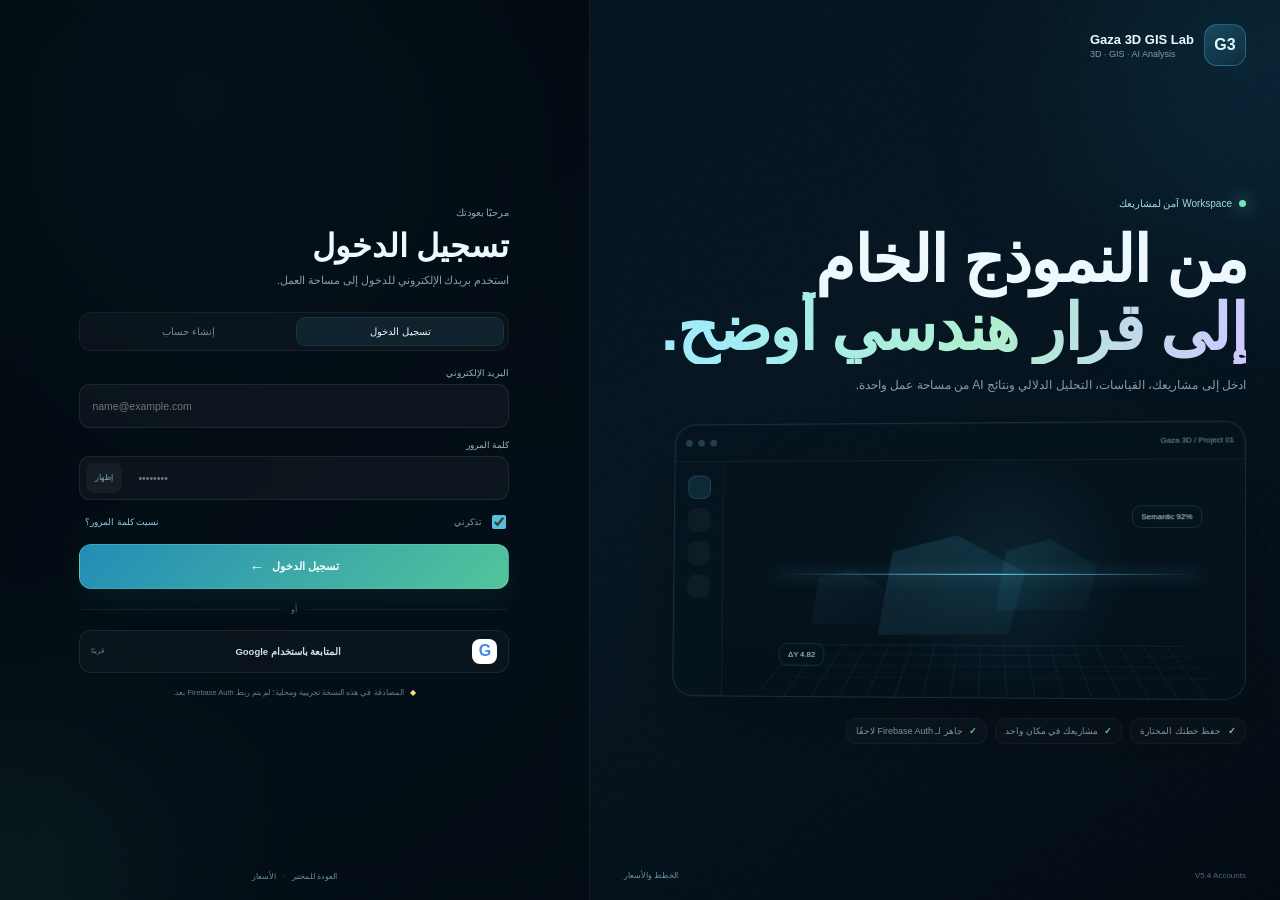
<file: login.html>
<!doctype html>
<html lang="ar" dir="rtl">
<head>
  <meta charset="utf-8">
  <meta name="viewport" content="width=device-width,initial-scale=1,viewport-fit=cover">
  <meta name="theme-color" content="#06111b">
  <title>Gaza 3D GIS Lab — تسجيل الدخول</title>
  <link rel="stylesheet" href="./login.css">
</head>
<body>
  <div class="orb orb-one"></div><div class="orb orb-two"></div><div class="noise"></div>
  <main class="auth-shell">
    <section class="visual-panel">
      <a class="auth-brand" href="./index.html">
        <span class="brand-mark">G3</span>
        <span><strong>Gaza 3D GIS Lab</strong><small>3D · GIS · AI Analysis</small></span>
      </a>

      <div class="visual-content">
        <span class="visual-kicker"><i></i> Workspace آمن لمشاريعك</span>
        <h1>من النموذج الخام<br><em>إلى قرار هندسي أوضح.</em></h1>
        <p>ادخل إلى مشاريعك، القياسات، التحليل الدلالي ونتائج AI من مساحة عمل واحدة.</p>

        <div class="product-frame">
          <div class="frame-top"><span></span><span></span><span></span><b>Gaza 3D / Project 01</b></div>
          <div class="frame-body">
            <div class="mini-sidebar">
              <span class="active"></span><span></span><span></span><span></span>
            </div>
            <div class="mesh-preview">
              <div class="grid-plane"></div>
              <div class="mesh mesh-a"></div><div class="mesh mesh-b"></div><div class="mesh mesh-c"></div>
              <div class="scan-line"></div>
              <div class="float-chip chip-a">Semantic 92%</div>
              <div class="float-chip chip-b">ΔY 4.82</div>
            </div>
          </div>
        </div>

        <div class="benefits">
          <span><b>✓</b> حفظ خطتك المختارة</span>
          <span><b>✓</b> مشاريعك في مكان واحد</span>
          <span><b>✓</b> جاهز لـ Firebase Auth لاحقًا</span>
        </div>
      </div>

      <div class="visual-footer"><span>V5.4 Accounts</span><a href="./pricing.html">الخطط والأسعار</a></div>
    </section>

    <section class="form-panel">
      <div class="mobile-brand"><span class="brand-mark">G3</span><strong>Gaza 3D GIS Lab</strong></div>

      <div id="selected-plan-card" class="selected-plan-card hidden">
        <span>الخطة المختارة</span>
        <strong id="selected-plan-name">Pro+</strong>
        <small id="selected-plan-cycle">فوترة شهرية</small>
      </div>

      <div class="form-wrap" id="auth-form-wrap">
        <div class="form-heading">
          <span id="form-eyebrow">مرحبًا بعودتك</span>
          <h2 id="form-title">تسجيل الدخول</h2>
          <p id="form-subtitle">استخدم بريدك الإلكتروني للدخول إلى مساحة العمل.</p>
        </div>

        <div class="auth-tabs">
          <button class="auth-tab active" data-view="login">تسجيل الدخول</button>
          <button class="auth-tab" data-view="signup">إنشاء حساب</button>
        </div>

        <form id="login-form" class="auth-form">
          <label><span>البريد الإلكتروني</span><input id="login-email" type="email" autocomplete="email" placeholder="name@example.com" required></label>
          <label><span>كلمة المرور</span><div class="password-wrap"><input id="login-password" type="password" autocomplete="current-password" placeholder="••••••••" minlength="6" required><button type="button" class="toggle-pass" data-target="login-password">إظهار</button></div></label>
          <div class="form-meta"><label class="remember"><input id="remember-me" type="checkbox" checked><span>تذكرني</span></label><button type="button" id="forgot-link" class="text-btn">نسيت كلمة المرور؟</button></div>
          <button class="submit-btn" type="submit"><span>تسجيل الدخول</span><b>←</b></button>
        </form>

        <form id="signup-form" class="auth-form hidden">
          <label><span>الاسم</span><input id="signup-name" type="text" autocomplete="name" placeholder="اسم المستخدم" required></label>
          <label><span>البريد الإلكتروني</span><input id="signup-email" type="email" autocomplete="email" placeholder="name@example.com" required></label>
          <label><span>كلمة المرور</span><div class="password-wrap"><input id="signup-password" type="password" autocomplete="new-password" placeholder="6 أحرف على الأقل" minlength="6" required><button type="button" class="toggle-pass" data-target="signup-password">إظهار</button></div></label>
          <label class="terms"><input id="terms" type="checkbox" required><span>أوافق على شروط الاستخدام وسياسة الخصوصية التجريبية.</span></label>
          <button class="submit-btn" type="submit"><span>إنشاء الحساب والمتابعة</span><b>←</b></button>
        </form>

        <div class="divider"><span>أو</span></div>
        <button id="google-preview" class="social-btn" type="button"><span class="google-g">G</span><b>المتابعة باستخدام Google</b><small>قريبًا</small></button>

        <p class="security-note"><span>◆</span> المصادقة في هذه النسخة تجريبية ومحلية؛ لم يتم ربط Firebase Auth بعد.</p>
      </div>

      <div id="account-view" class="account-view hidden">
        <div class="account-avatar" id="account-avatar">U</div>
        <span class="account-kicker">أنت مسجل الدخول</span>
        <h2 id="account-name">الحساب</h2>
        <p id="account-email">—</p>
        <div class="account-grid">
          <div><span>الخطة</span><strong id="account-plan">Free</strong></div>
          <div><span>الحالة</span><strong class="success">نشط</strong></div>
        </div>
        <a class="submit-btn link-btn" href="./index.html"><span>فتح المختبر</span><b>←</b></a>
        <a class="secondary-action" href="./pricing.html">إدارة الخطة</a>
        <button id="logout-btn" class="danger-action" type="button">تسجيل الخروج من النسخة التجريبية</button>
      </div>

      <div class="form-footer"><a href="./index.html">العودة للمختبر</a><span>·</span><a href="./pricing.html">الأسعار</a></div>
    </section>
  </main>

  <div id="forgot-modal" class="modal-backdrop hidden">
    <div class="forgot-modal">
      <button id="forgot-close" class="modal-close">×</button>
      <span class="modal-icon">↺</span>
      <h3>استعادة كلمة المرور</h3>
      <p>واجهة جاهزة للربط مع Firebase Password Reset لاحقًا.</p>
      <label><span>البريد الإلكتروني</span><input id="reset-email" type="email" placeholder="name@example.com"></label>
      <button id="reset-preview" class="submit-btn" type="button"><span>إرسال رابط الاستعادة</span><b>←</b></button>
    </div>
  </div>

  <div id="auth-toast" class="toast hidden"></div>
  <script src="./login.js"></script>
</body>
</html>
</file>
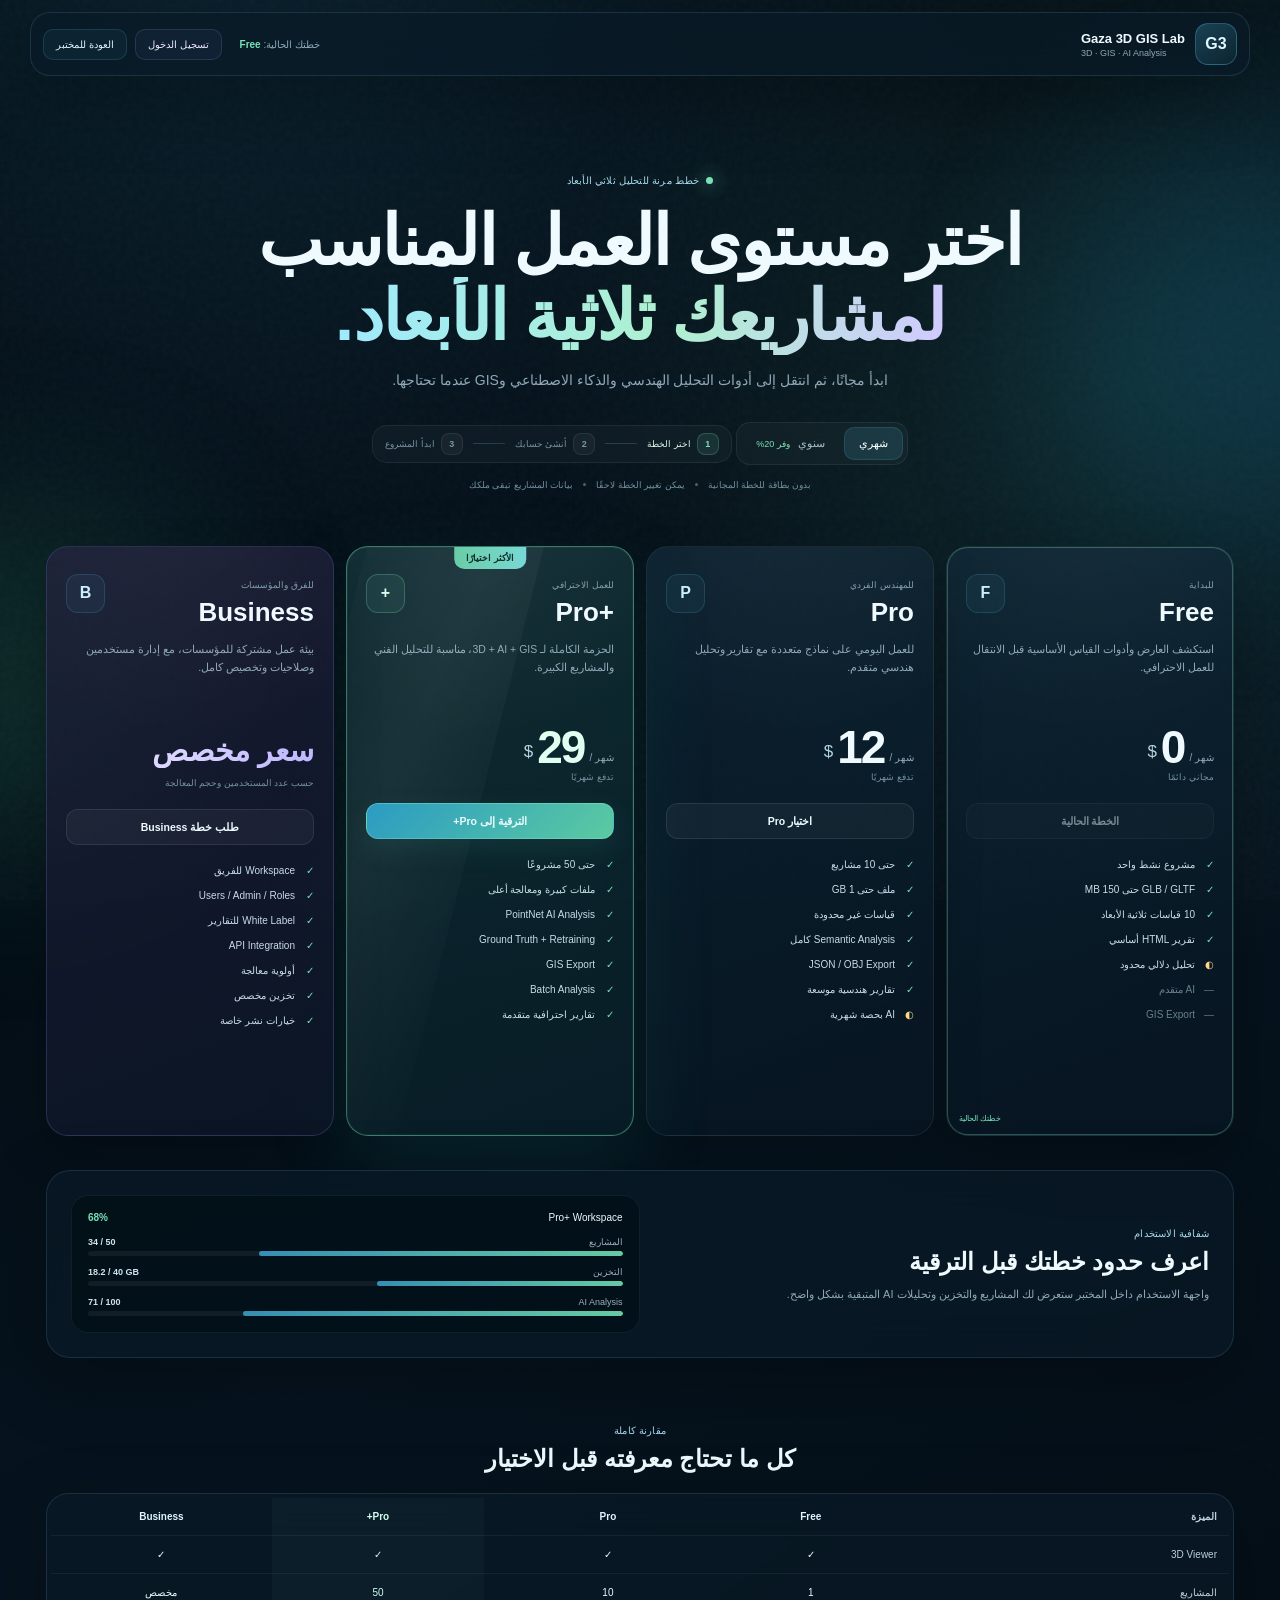
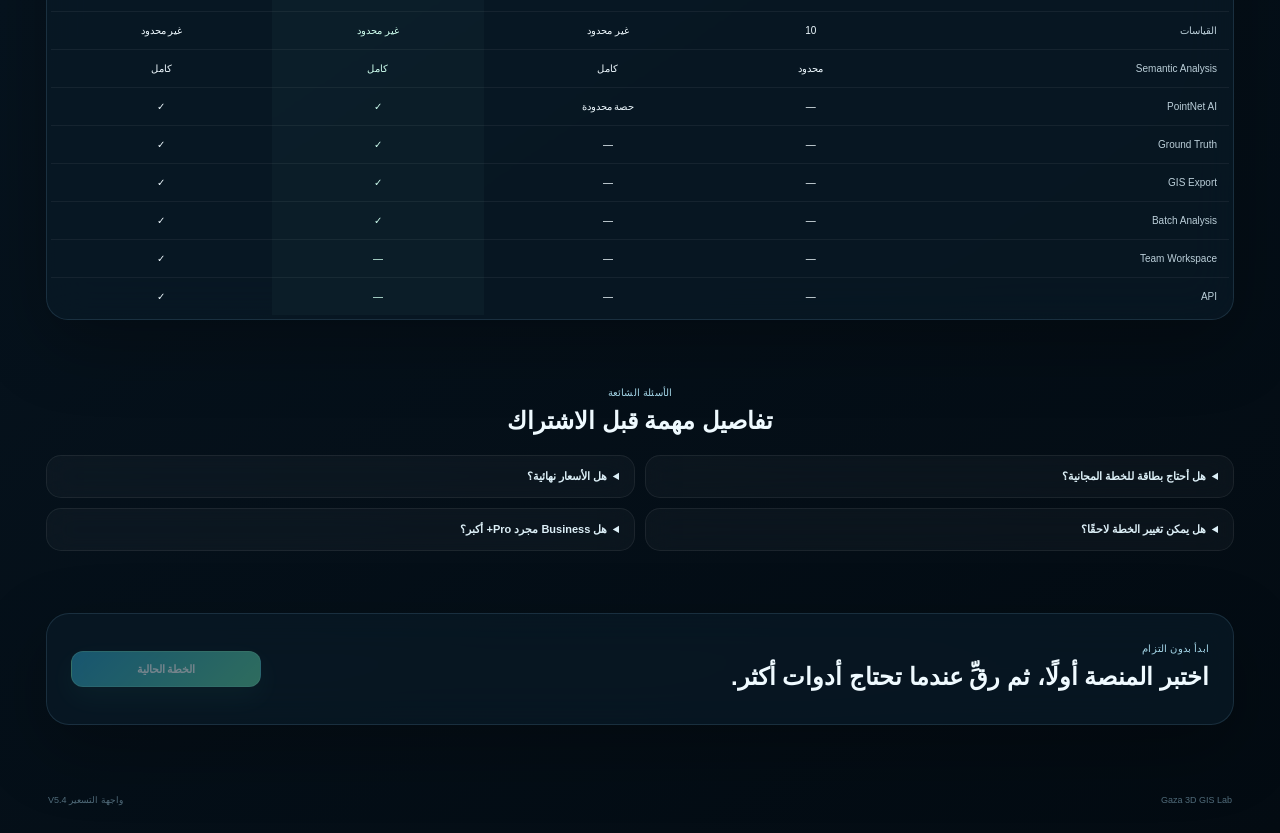
<file: pricing.html>
<!doctype html>
<html lang="ar" dir="rtl">
<head>
  <meta charset="utf-8">
  <meta name="viewport" content="width=device-width,initial-scale=1,viewport-fit=cover">
  <meta name="theme-color" content="#06111b">
  <title>Gaza 3D GIS Lab — الخطط والأسعار</title>
  <link rel="stylesheet" href="./pricing.css">
</head>
<body>
  <div class="ambient ambient-a"></div>
  <div class="ambient ambient-b"></div>
  <div class="noise"></div>

  <header class="pricing-nav glass">
    <a class="brand-link" href="./index.html">
      <span class="brand-mark">G3</span>
      <span class="brand-text">
        <strong>Gaza 3D GIS Lab</strong>
        <small>3D · GIS · AI Analysis</small>
      </span>
    </a>
    <div class="nav-actions">
      <span class="current-plan">خطتك الحالية: <strong id="current-plan-label">Free</strong></span>
      <a id="pricing-auth-link" class="login-link" href="./login.html">تسجيل الدخول</a>
      <a class="back-link" href="./index.html">العودة للمختبر</a>
    </div>
  </header>

  <main>
    <section class="hero">
      <div class="eyebrow"><span></span> خطط مرنة للتحليل ثلاثي الأبعاد</div>
      <h1>اختر مستوى العمل المناسب<br><em>لمشاريعك ثلاثية الأبعاد.</em></h1>
      <p>ابدأ مجانًا، ثم انتقل إلى أدوات التحليل الهندسي والذكاء الاصطناعي وGIS عندما تحتاجها.</p>

      <div class="billing-switch glass-soft" role="group" aria-label="دورة الفوترة">
        <button class="billing-option active" data-cycle="monthly">شهري</button>
        <button class="billing-option" data-cycle="yearly">سنوي <span>وفر 20%</span></button>
      </div>

      <div class="plan-flow glass-soft" aria-label="خطوات البدء">
        <span class="flow-step active"><b>1</b><small>اختر الخطة</small></span>
        <i></i>
        <span class="flow-step"><b>2</b><small>أنشئ حسابك</small></span>
        <i></i>
        <span class="flow-step"><b>3</b><small>ابدأ المشروع</small></span>
      </div>

      <div class="hero-trust">
        <span>بدون بطاقة للخطة المجانية</span>
        <i></i>
        <span>يمكن تغيير الخطة لاحقًا</span>
        <i></i>
        <span>بيانات المشاريع تبقى ملكك</span>
      </div>
    </section>

    <section class="plans" aria-label="خطط الاشتراك">
      <article class="plan-card" data-plan="free">
        <div class="card-top">
          <div>
            <span class="plan-kicker">للبداية</span>
            <h2>Free</h2>
          </div>
          <span class="plan-icon">F</span>
        </div>
        <p class="plan-desc">استكشف العارض وأدوات القياس الأساسية قبل الانتقال للعمل الاحترافي.</p>
        <div class="price-row">
          <span class="currency">$</span><strong class="price" data-monthly="0" data-yearly="0">0</strong>
          <span class="price-suffix">/ شهر</span>
        </div>
        <div class="billing-note">مجاني دائمًا</div>
        <button class="plan-cta secondary" data-action="select" data-plan="free">ابدأ مجانًا</button>
        <ul>
          <li class="yes">مشروع نشط واحد</li>
          <li class="yes">GLB / GLTF حتى 150 MB</li>
          <li class="yes">10 قياسات ثلاثية الأبعاد</li>
          <li class="yes">تقرير HTML أساسي</li>
          <li class="muted">تحليل دلالي محدود</li>
          <li class="no">AI متقدم</li>
          <li class="no">GIS Export</li>
        </ul>
      </article>

      <article class="plan-card" data-plan="pro">
        <div class="card-top">
          <div>
            <span class="plan-kicker">للمهندس الفردي</span>
            <h2>Pro</h2>
          </div>
          <span class="plan-icon">P</span>
        </div>
        <p class="plan-desc">للعمل اليومي على نماذج متعددة مع تقارير وتحليل هندسي متقدم.</p>
        <div class="price-row">
          <span class="currency">$</span><strong class="price" data-monthly="12" data-yearly="10">12</strong>
          <span class="price-suffix">/ شهر</span>
        </div>
        <div class="billing-note" data-monthly-note="تدفع شهريًا" data-yearly-note="$120 سنويًا">تدفع شهريًا</div>
        <button class="plan-cta secondary" data-action="checkout" data-plan="pro">اختيار Pro</button>
        <ul>
          <li class="yes">حتى 10 مشاريع</li>
          <li class="yes">ملف حتى 1 GB</li>
          <li class="yes">قياسات غير محدودة</li>
          <li class="yes">Semantic Analysis كامل</li>
          <li class="yes">JSON / OBJ Export</li>
          <li class="yes">تقارير هندسية موسعة</li>
          <li class="muted">AI بحصة شهرية</li>
        </ul>
      </article>

      <article class="plan-card featured" data-plan="pro_plus">
        <div class="popular-badge">الأكثر اختيارًا</div>
        <div class="shine"></div>
        <div class="card-top">
          <div>
            <span class="plan-kicker">للعمل الاحترافي</span>
            <h2>Pro+</h2>
          </div>
          <span class="plan-icon premium">+</span>
        </div>
        <p class="plan-desc">الحزمة الكاملة لـ 3D + AI + GIS، مناسبة للتحليل الفني والمشاريع الكبيرة.</p>
        <div class="price-row">
          <span class="currency">$</span><strong class="price" data-monthly="29" data-yearly="24">29</strong>
          <span class="price-suffix">/ شهر</span>
        </div>
        <div class="billing-note" data-monthly-note="تدفع شهريًا" data-yearly-note="$288 سنويًا">تدفع شهريًا</div>
        <button class="plan-cta primary" data-action="checkout" data-plan="pro_plus">الترقية إلى Pro+</button>
        <ul>
          <li class="yes">حتى 50 مشروعًا</li>
          <li class="yes">ملفات كبيرة ومعالجة أعلى</li>
          <li class="yes">PointNet AI Analysis</li>
          <li class="yes">Ground Truth + Retraining</li>
          <li class="yes">GIS Export</li>
          <li class="yes">Batch Analysis</li>
          <li class="yes">تقارير احترافية متقدمة</li>
        </ul>
      </article>

      <article class="plan-card business" data-plan="business">
        <div class="card-top">
          <div>
            <span class="plan-kicker">للفرق والمؤسسات</span>
            <h2>Business</h2>
          </div>
          <span class="plan-icon">B</span>
        </div>
        <p class="plan-desc">بيئة عمل مشتركة للمؤسسات، مع إدارة مستخدمين وصلاحيات وتخصيص كامل.</p>
        <div class="business-price">سعر مخصص</div>
        <div class="billing-note">حسب عدد المستخدمين وحجم المعالجة</div>
        <button class="plan-cta secondary" data-action="business" data-plan="business">طلب خطة Business</button>
        <ul>
          <li class="yes">Workspace للفريق</li>
          <li class="yes">Users / Admin / Roles</li>
          <li class="yes">White Label للتقارير</li>
          <li class="yes">API Integration</li>
          <li class="yes">أولوية معالجة</li>
          <li class="yes">تخزين مخصص</li>
          <li class="yes">خيارات نشر خاصة</li>
        </ul>
      </article>
    </section>

    <section class="usage-preview glass">
      <div class="usage-copy">
        <span class="section-kicker">شفافية الاستخدام</span>
        <h2>اعرف حدود خطتك قبل الترقية</h2>
        <p>واجهة الاستخدام داخل المختبر ستعرض لك المشاريع والتخزين وتحليلات AI المتبقية بشكل واضح.</p>
      </div>
      <div class="usage-card">
        <div class="usage-head"><span>Pro+ Workspace</span><strong>68%</strong></div>
        <div class="usage-item"><span>المشاريع</span><b>34 / 50</b><i><u style="width:68%"></u></i></div>
        <div class="usage-item"><span>التخزين</span><b>18.2 / 40 GB</b><i><u style="width:46%"></u></i></div>
        <div class="usage-item"><span>AI Analysis</span><b>71 / 100</b><i><u style="width:71%"></u></i></div>
      </div>
    </section>

    <section class="compare-section">
      <div class="section-heading">
        <span class="section-kicker">مقارنة كاملة</span>
        <h2>كل ما تحتاج معرفته قبل الاختيار</h2>
      </div>
      <div class="compare-wrap glass">
        <table>
          <thead>
            <tr><th>الميزة</th><th>Free</th><th>Pro</th><th class="hot">Pro+</th><th>Business</th></tr>
          </thead>
          <tbody>
            <tr><td>3D Viewer</td><td>✓</td><td>✓</td><td class="hot">✓</td><td>✓</td></tr>
            <tr><td>المشاريع</td><td>1</td><td>10</td><td class="hot">50</td><td>مخصص</td></tr>
            <tr><td>القياسات</td><td>10</td><td>غير محدود</td><td class="hot">غير محدود</td><td>غير محدود</td></tr>
            <tr><td>Semantic Analysis</td><td>محدود</td><td>كامل</td><td class="hot">كامل</td><td>كامل</td></tr>
            <tr><td>PointNet AI</td><td>—</td><td>حصة محدودة</td><td class="hot">✓</td><td>✓</td></tr>
            <tr><td>Ground Truth</td><td>—</td><td>—</td><td class="hot">✓</td><td>✓</td></tr>
            <tr><td>GIS Export</td><td>—</td><td>—</td><td class="hot">✓</td><td>✓</td></tr>
            <tr><td>Batch Analysis</td><td>—</td><td>—</td><td class="hot">✓</td><td>✓</td></tr>
            <tr><td>Team Workspace</td><td>—</td><td>—</td><td class="hot">—</td><td>✓</td></tr>
            <tr><td>API</td><td>—</td><td>—</td><td class="hot">—</td><td>✓</td></tr>
          </tbody>
        </table>
      </div>
    </section>

    <section class="faq-section">
      <div class="section-heading">
        <span class="section-kicker">الأسئلة الشائعة</span>
        <h2>تفاصيل مهمة قبل الاشتراك</h2>
      </div>
      <div class="faq-grid">
        <details class="glass-soft"><summary>هل أحتاج بطاقة للخطة المجانية؟</summary><p>لا. يمكن تفعيل Free مباشرة واستخدام الميزات المتاحة لها.</p></details>
        <details class="glass-soft"><summary>هل الأسعار نهائية؟</summary><p>هذه واجهة التسعير الأولية للمشروع. يمكن تعديل الأسعار والحصص قبل تشغيل الدفع الحقيقي.</p></details>
        <details class="glass-soft"><summary>هل يمكن تغيير الخطة لاحقًا؟</summary><p>نعم. تصميم النظام يسمح بالترقية أو الرجوع للخطة المناسبة دون تغيير المشروع الأساسي.</p></details>
        <details class="glass-soft"><summary>هل Business مجرد Pro+ أكبر؟</summary><p>لا. Business مخصص للفرق ويضيف الصلاحيات وWorkspace وAPI وWhite Label وخيارات النشر المؤسسي.</p></details>
      </div>
    </section>

    <section class="final-cta glass">
      <div>
        <span class="section-kicker">ابدأ بدون التزام</span>
        <h2>اختبر المنصة أولًا، ثم رقِّ عندما تحتاج أدوات أكثر.</h2>
      </div>
      <button class="plan-cta primary compact" data-action="select" data-plan="free">ابدأ بالخطة المجانية</button>
    </section>
  </main>

  <footer>
    <span>Gaza 3D GIS Lab</span>
    <span>واجهة التسعير V5.4</span>
  </footer>

  <div id="checkout-modal" class="modal-backdrop hidden" aria-hidden="true">
    <div class="checkout-modal glass" role="dialog" aria-modal="true" aria-labelledby="checkout-title">
      <button id="modal-close" class="modal-close" aria-label="إغلاق">×</button>
      <div class="checkout-brand"><span>G3</span><div><strong>ترقية الخطة</strong><small>Secure checkout preview</small></div></div>
      <div class="checkout-summary">
        <span>الخطة المختارة</span>
        <h3 id="checkout-title">Pro+</h3>
        <div class="checkout-price"><strong id="checkout-price">$29</strong><span id="checkout-cycle">/ شهر</span></div>
      </div>
      <div class="checkout-lines">
        <div><span>الاشتراك</span><strong id="checkout-plan-line">Pro+</strong></div>
        <div><span>الفوترة</span><strong id="checkout-billing-line">شهري</strong></div>
        <div><span>الإجمالي الآن</span><strong id="checkout-total">$29</strong></div>
      </div>
      <div class="payment-placeholder">
        <span class="lock-dot">◆</span>
        <div><strong>واجهة الدفع جاهزة للربط</strong><small>لم يتم ربط مزود دفع فعلي حتى الآن، لذلك لن يتم تحصيل أي مبلغ.</small></div>
      </div>
      <button id="confirm-preview" class="plan-cta primary">متابعة</button>
      <p id="modal-note" class="modal-note">سنطلب تسجيل الدخول قبل تفعيل الخطة إذا لم يكن لديك حساب.</p>
    </div>
  </div>

  <div id="toast" class="toast hidden"></div>
  <script src="./pricing.js"></script>
</body>
</html>
</file>
<file: login.css>
:root{color-scheme:dark;font-family:Inter,"Segoe UI",Tahoma,Arial,sans-serif;--bg:#030a11;--panel:rgba(8,25,38,.78);--line:rgba(151,214,255,.13);--text:#eef9ff;--muted:#849eae;--cyan:#5cd7ff;--green:#79e3b7;--violet:#a095ff;--danger:#ff918f}
*{box-sizing:border-box}body{margin:0;min-height:100vh;background:radial-gradient(circle at 15% 10%,rgba(30,113,147,.16),transparent 28%),linear-gradient(145deg,#02080e,#06131e 52%,#030a11);color:var(--text);overflow:hidden}
button,input,a{font:inherit}.noise{position:fixed;inset:0;pointer-events:none;opacity:.028;background-image:url("data:image/svg+xml,%3Csvg viewBox='0 0 180 180' xmlns='http://www.w3.org/2000/svg'%3E%3Cfilter id='n'%3E%3CfeTurbulence type='fractalNoise' baseFrequency='.85' numOctaves='3' stitchTiles='stitch'/%3E%3C/filter%3E%3Crect width='100%25' height='100%25' filter='url(%23n)'/%3E%3C/svg%3E")}
.orb{position:fixed;border-radius:50%;filter:blur(90px);opacity:.26;pointer-events:none}.orb-one{width:380px;height:380px;background:#17678b;right:-190px;top:-120px}.orb-two{width:330px;height:330px;background:#277a61;left:-170px;bottom:-150px}
.auth-shell{min-height:100vh;display:grid;grid-template-columns:minmax(0,1.08fr) minmax(420px,.92fr)}
.visual-panel{position:relative;min-width:0;padding:24px 34px 20px;display:flex;flex-direction:column;border-left:1px solid rgba(255,255,255,.055);background:linear-gradient(150deg,rgba(8,31,46,.42),rgba(3,13,21,.15));overflow:hidden}
.auth-brand{display:flex;align-items:center;gap:10px;text-decoration:none;color:var(--text);width:max-content}.brand-mark{width:42px;height:42px;border-radius:13px;display:grid;place-items:center;font-weight:900;color:#dff8ff;background:linear-gradient(145deg,rgba(92,215,255,.22),rgba(92,215,255,.05));border:1px solid rgba(92,215,255,.28)}.auth-brand>span:last-child{display:grid;gap:2px}.auth-brand strong{font-size:13px}.auth-brand small{font-size:9px;color:var(--muted);direction:ltr}
.visual-content{margin:auto 0;max-width:760px}.visual-kicker{display:inline-flex;align-items:center;gap:7px;color:#a6d8ea;font-size:10px}.visual-kicker i{width:7px;height:7px;border-radius:50%;background:var(--green);box-shadow:0 0 18px var(--green)}
.visual-content h1{font-size:clamp(40px,5vw,68px);line-height:1.07;margin:15px 0 12px;letter-spacing:-1.5px}.visual-content h1 em{font-style:normal;background:linear-gradient(95deg,#9feaff,#aef0cf 55%,#cec9ff);-webkit-background-clip:text;background-clip:text;color:transparent}.visual-content>p{max-width:610px;color:var(--muted);font-size:12px;line-height:1.8;margin:0 0 24px}
.product-frame{width:min(660px,95%);height:280px;border-radius:22px;border:1px solid rgba(151,214,255,.14);background:rgba(5,19,29,.72);box-shadow:0 32px 80px rgba(0,0,0,.28),inset 0 0 0 1px rgba(255,255,255,.025);overflow:hidden;transform:perspective(1000px) rotateY(-3deg) rotateX(1deg);transform-origin:right center}
.frame-top{height:38px;border-bottom:1px solid rgba(255,255,255,.055);display:flex;align-items:center;gap:6px;padding:0 11px;direction:ltr}.frame-top>span{width:7px;height:7px;border-radius:50%;background:#24404f}.frame-top>b{margin-left:auto;font-size:8px;color:#7896a7;font-weight:500}
.frame-body{height:calc(100% - 38px);display:grid;grid-template-columns:52px 1fr;direction:ltr}.mini-sidebar{border-right:1px solid rgba(255,255,255,.05);display:flex;flex-direction:column;align-items:center;gap:10px;padding-top:14px}.mini-sidebar span{width:24px;height:24px;border-radius:8px;background:rgba(255,255,255,.035)}.mini-sidebar .active{background:rgba(92,215,255,.11);border:1px solid rgba(92,215,255,.17)}
.mesh-preview{position:relative;overflow:hidden;background:radial-gradient(circle at 55% 48%,rgba(38,119,143,.18),transparent 40%),linear-gradient(#06131d,#04101a)}.grid-plane{position:absolute;left:8%;right:5%;bottom:-40%;height:88%;transform:perspective(500px) rotateX(61deg);background-image:linear-gradient(rgba(92,215,255,.08) 1px,transparent 1px),linear-gradient(90deg,rgba(92,215,255,.08) 1px,transparent 1px);background-size:28px 28px}
.mesh{position:absolute;border:1px solid rgba(116,223,255,.20);background:linear-gradient(145deg,rgba(92,215,255,.15),rgba(92,215,255,.025));clip-path:polygon(12% 85%,20% 20%,55% 7%,92% 36%,83% 84%)}.mesh-a{width:190px;height:130px;left:26%;bottom:18%}.mesh-b{width:130px;height:92px;left:50%;bottom:31%;opacity:.7}.mesh-c{width:100px;height:72px;left:15%;bottom:26%;opacity:.5}.scan-line{position:absolute;left:10%;right:8%;top:48%;height:1px;background:linear-gradient(90deg,transparent,#71e0ff,transparent);box-shadow:0 0 16px #5cd7ff}
.float-chip{position:absolute;padding:6px 9px;border-radius:9px;background:rgba(5,20,29,.75);border:1px solid rgba(92,215,255,.15);font-size:8px;color:#cdebf6;backdrop-filter:blur(8px)}.chip-a{right:8%;top:19%}.chip-b{left:11%;bottom:13%}
.benefits{display:flex;gap:8px;flex-wrap:wrap;margin-top:18px}.benefits span{font-size:9px;color:#91aab8;padding:7px 9px;border-radius:10px;background:rgba(255,255,255,.025);border:1px solid rgba(255,255,255,.045)}.benefits b{color:var(--green);margin-left:4px}
.visual-footer{display:flex;justify-content:space-between;color:#4f6d7c;font-size:8px}.visual-footer a{color:#6e91a3;text-decoration:none}
.form-panel{position:relative;padding:34px clamp(28px,5vw,72px);display:flex;flex-direction:column;justify-content:center;background:rgba(2,10,16,.52);backdrop-filter:blur(18px)}
.mobile-brand{display:none}.form-wrap,.account-view{width:min(430px,100%);margin:auto}.form-heading>span{color:#87a9b9;font-size:10px}.form-heading h2{font-size:32px;margin:7px 0 7px}.form-heading p{color:var(--muted);font-size:10.5px;line-height:1.7;margin:0}
.selected-plan-card{width:min(430px,100%);margin:0 auto 14px;padding:10px 12px;border-radius:13px;background:linear-gradient(135deg,rgba(121,227,183,.07),rgba(92,215,255,.05));border:1px solid rgba(121,227,183,.13);display:grid;grid-template-columns:1fr auto;gap:2px 8px}.selected-plan-card>span{font-size:8px;color:#7594a3}.selected-plan-card strong{grid-row:1/3;grid-column:2;font-size:17px;direction:ltr;color:#dffff0}.selected-plan-card small{font-size:8px;color:#86aa99}
.auth-tabs{display:grid;grid-template-columns:1fr 1fr;gap:4px;margin:22px 0 17px;padding:4px;border-radius:13px;background:rgba(255,255,255,.028);border:1px solid rgba(255,255,255,.055)}.auth-tab{border:0;border-radius:9px;padding:9px;background:transparent;color:#718c9b;cursor:pointer;font-size:10px}.auth-tab.active{background:rgba(92,215,255,.08);box-shadow:inset 0 0 0 1px rgba(92,215,255,.09);color:#e8f8ff}
.auth-form{display:grid;gap:12px}.auth-form>label:not(.terms){display:grid;gap:6px}.auth-form label>span{font-size:9px;color:#9ab2bf}.auth-form input{width:100%;height:44px;border-radius:11px;border:1px solid rgba(255,255,255,.075);outline:0;background:rgba(255,255,255,.035);color:#edfaff;padding:0 12px;direction:ltr;text-align:left;font-size:10.5px;transition:.18s}.auth-form input:focus,.forgot-modal input:focus{border-color:rgba(92,215,255,.35);box-shadow:0 0 0 3px rgba(92,215,255,.055)}.password-wrap{position:relative}.password-wrap input{padding-right:12px;padding-left:58px}.toggle-pass{position:absolute;left:7px;top:7px;height:30px;border:0;border-radius:8px;background:rgba(255,255,255,.045);color:#83a1b0;font-size:8px;cursor:pointer;padding:0 9px}
.form-meta{display:flex;justify-content:space-between;align-items:center}.remember,.terms{display:flex!important;align-items:center;gap:6px}.remember input,.terms input{width:14px;height:14px;accent-color:#57bfdc}.remember span,.terms span{font-size:8.5px!important;color:#809aa8!important}.text-btn{border:0;background:none;color:#91cfe3;font-size:8.5px;cursor:pointer}
.submit-btn{height:45px;border:1px solid rgba(121,227,183,.26);border-radius:12px;background:linear-gradient(135deg,#238cb7,#54c49a);color:#f2fffb;font-weight:800;cursor:pointer;display:flex;justify-content:center;align-items:center;gap:8px;font-size:10.5px;text-decoration:none;box-shadow:0 14px 30px rgba(41,159,135,.10)}.submit-btn:hover{filter:brightness(1.07)}.submit-btn b{font-size:15px}.divider{display:flex;align-items:center;gap:9px;margin:16px 0;color:#577282;font-size:8px}.divider:before,.divider:after{content:"";height:1px;flex:1;background:rgba(255,255,255,.055)}
.social-btn{height:43px;width:100%;border-radius:12px;border:1px solid rgba(255,255,255,.075);background:rgba(255,255,255,.028);color:#cfe2eb;display:grid;grid-template-columns:auto 1fr auto;align-items:center;padding:0 11px;cursor:pointer}.social-btn b{font-size:9.5px;font-weight:600}.social-btn small{font-size:7px;color:#667f8e}.google-g{width:25px;height:25px;border-radius:8px;display:grid;place-items:center;background:#fff;color:#4285f4;font-weight:900;direction:ltr}
.security-note{display:flex;align-items:center;justify-content:center;gap:6px;color:#607c8b;font-size:7.5px;line-height:1.5;margin:14px 0 0}.security-note span{color:#ffd787}.form-footer{position:absolute;bottom:19px;left:0;right:0;display:flex;justify-content:center;gap:7px;font-size:8px;color:#4e6978}.form-footer a{color:#6c8b9b;text-decoration:none}
.hidden{display:none!important}.account-view{text-align:center}.account-avatar{width:68px;height:68px;margin:0 auto 13px;border-radius:20px;display:grid;place-items:center;background:linear-gradient(145deg,rgba(92,215,255,.17),rgba(121,227,183,.10));border:1px solid rgba(92,215,255,.19);font-size:24px;font-weight:900}.account-kicker{font-size:9px;color:var(--green)}.account-view h2{font-size:27px;margin:7px 0 4px}.account-view>p{color:var(--muted);font-size:10px;direction:ltr}.account-grid{display:grid;grid-template-columns:1fr 1fr;gap:8px;margin:20px 0}.account-grid div{padding:12px;border-radius:12px;background:rgba(255,255,255,.03);border:1px solid rgba(255,255,255,.055)}.account-grid span{display:block;color:#728d9c;font-size:8px;margin-bottom:5px}.account-grid strong{font-size:12px;direction:ltr}.account-grid .success{color:var(--green)}.link-btn{margin-top:6px}.secondary-action,.danger-action{width:100%;display:flex;align-items:center;justify-content:center;height:40px;border-radius:11px;margin-top:8px;font-size:9px}.secondary-action{color:#cde6f0;text-decoration:none;background:rgba(92,215,255,.045);border:1px solid rgba(92,215,255,.09)}.danger-action{color:#ffaaa7;background:rgba(255,145,143,.035);border:1px solid rgba(255,145,143,.10);cursor:pointer}
.modal-backdrop{position:fixed;inset:0;z-index:30;display:grid;place-items:center;background:rgba(1,7,12,.78);backdrop-filter:blur(12px);padding:16px}.forgot-modal{position:relative;width:min(390px,100%);padding:22px;border-radius:21px;background:rgba(8,25,38,.94);border:1px solid rgba(151,214,255,.13);box-shadow:0 30px 90px rgba(0,0,0,.42)}.modal-close{position:absolute;left:12px;top:12px;width:31px;height:31px;border-radius:9px;border:1px solid rgba(255,255,255,.07);background:rgba(255,255,255,.03);color:#bfd5df;font-size:18px;cursor:pointer}.modal-icon{width:38px;height:38px;border-radius:12px;display:grid;place-items:center;background:rgba(92,215,255,.07);border:1px solid rgba(92,215,255,.11);color:#aee7f9}.forgot-modal h3{margin:13px 0 5px;font-size:19px}.forgot-modal p{color:var(--muted);font-size:9px;line-height:1.65}.forgot-modal label{display:grid;gap:6px;margin:14px 0}.forgot-modal label span{font-size:8px;color:#8da6b3}.forgot-modal input{height:43px;border-radius:11px;border:1px solid rgba(255,255,255,.075);outline:0;background:rgba(255,255,255,.035);color:#edfaff;padding:0 12px;direction:ltr}
.toast{position:fixed;z-index:40;bottom:22px;left:50%;transform:translateX(-50%);padding:10px 14px;border-radius:12px;background:#0d2634;border:1px solid rgba(92,215,255,.18);box-shadow:0 16px 40px rgba(0,0,0,.35);font-size:9px;color:#dcf5ff}
@media(max-width:900px){body{overflow:auto}.auth-shell{grid-template-columns:1fr;min-height:100vh}.visual-panel{display:none}.form-panel{min-height:100vh;padding:28px 18px 60px}.mobile-brand{display:flex;align-items:center;justify-content:center;gap:9px;margin-bottom:30px}.mobile-brand .brand-mark{width:36px;height:36px}.mobile-brand strong{font-size:12px}.form-wrap,.account-view,.selected-plan-card{width:min(450px,100%)}.form-footer{bottom:18px}}
@media(max-width:480px){.form-panel{padding-inline:14px}.form-heading h2{font-size:27px}.auth-tabs{margin-top:18px}.selected-plan-card{margin-bottom:11px}}
</file>
<file: pricing.css>
:root{
  color-scheme:dark;
  font-family:Inter,"Segoe UI",Tahoma,Arial,sans-serif;
  --bg:#030a11;--bg2:#071521;--panel:rgba(9,26,39,.7);--line:rgba(151,214,255,.13);
  --text:#effaff;--muted:#8ea8b8;--cyan:#5cd7ff;--green:#79e3b7;--violet:#9f93ff;--gold:#ffd787;
}
*{box-sizing:border-box} html{scroll-behavior:smooth}
body{margin:0;min-height:100vh;background:
  radial-gradient(circle at 18% -5%,rgba(42,139,177,.20),transparent 28%),
  radial-gradient(circle at 88% 16%,rgba(77,198,159,.12),transparent 25%),
  linear-gradient(145deg,#02080e,#06131e 48%,#030b12);color:var(--text);overflow-x:hidden}
button,a{font:inherit}.ambient{position:fixed;pointer-events:none;filter:blur(90px);opacity:.28;z-index:-2;border-radius:50%}
.ambient-a{width:400px;height:400px;background:#14688c;top:15%;right:-180px}
.ambient-b{width:360px;height:360px;background:#25795f;bottom:5%;left:-160px}
.noise{position:fixed;inset:0;pointer-events:none;opacity:.035;z-index:-1;background-image:url("data:image/svg+xml,%3Csvg viewBox='0 0 180 180' xmlns='http://www.w3.org/2000/svg'%3E%3Cfilter id='n'%3E%3CfeTurbulence type='fractalNoise' baseFrequency='.85' numOctaves='3' stitchTiles='stitch'/%3E%3C/filter%3E%3Crect width='100%25' height='100%25' filter='url(%23n)' opacity='.9'/%3E%3C/svg%3E")}
.glass{background:var(--panel);border:1px solid var(--line);box-shadow:0 24px 70px rgba(0,0,0,.28);backdrop-filter:blur(22px);-webkit-backdrop-filter:blur(22px)}
.glass-soft{background:rgba(255,255,255,.032);border:1px solid rgba(255,255,255,.07);backdrop-filter:blur(14px)}
.pricing-nav{position:sticky;top:12px;z-index:20;max-width:1220px;margin:12px auto 0;padding:10px 12px;border-radius:20px;display:flex;justify-content:space-between;align-items:center}
.brand-link{display:flex;align-items:center;gap:10px;text-decoration:none;color:var(--text)}
.brand-mark{width:42px;height:42px;border-radius:13px;display:grid;place-items:center;font-weight:900;color:#dff8ff;background:linear-gradient(145deg,rgba(92,215,255,.22),rgba(92,215,255,.05));border:1px solid rgba(92,215,255,.28)}
.brand-text{display:grid;gap:2px}.brand-text strong{font-size:13px}.brand-text small{font-size:9px;color:var(--muted);direction:ltr}
.nav-actions{display:flex;align-items:center;gap:8px}.current-plan{font-size:10px;color:var(--muted);padding:8px 10px}.current-plan strong{color:var(--green);direction:ltr}
.back-link{color:#d9f5ff;text-decoration:none;font-size:10px;padding:9px 12px;border-radius:10px;border:1px solid rgba(92,215,255,.15);background:rgba(92,215,255,.05)}
main{max-width:1220px;margin:0 auto;padding:0 16px 70px}
.hero{text-align:center;padding:94px 20px 56px}
.eyebrow,.section-kicker{display:inline-flex;align-items:center;gap:7px;color:#a6d8ea;font-size:10px;letter-spacing:.2px}
.eyebrow span{width:7px;height:7px;border-radius:50%;background:var(--green);box-shadow:0 0 18px var(--green)}
.hero h1{margin:16px auto 14px;font-size:clamp(34px,5.4vw,70px);line-height:1.08;letter-spacing:-1.6px;max-width:900px}
.hero h1 em{font-style:normal;background:linear-gradient(95deg,#9feaff,#aef0cf 55%,#d1caff);-webkit-background-clip:text;background-clip:text;color:transparent}
.hero>p{max-width:700px;margin:0 auto;color:var(--muted);font-size:14px;line-height:1.9}
.billing-switch{display:inline-flex;gap:4px;margin:28px auto 15px;padding:4px;border-radius:14px}
.billing-option{border:0;background:transparent;color:#a7becb;padding:10px 15px;border-radius:10px;cursor:pointer;font-size:11px}
.billing-option.active{background:rgba(92,215,255,.12);color:#fff;box-shadow:inset 0 0 0 1px rgba(92,215,255,.13)}
.billing-option span{margin-right:5px;color:var(--green);font-size:9px}
.hero-trust{display:flex;justify-content:center;align-items:center;gap:10px;color:#728f9f;font-size:9px;flex-wrap:wrap}.hero-trust i{width:3px;height:3px;border-radius:50%;background:#476473}
.plans{display:grid;grid-template-columns:repeat(4,1fr);gap:12px;align-items:stretch}
.plan-card{position:relative;overflow:hidden;min-height:590px;padding:19px;border-radius:22px;border:1px solid rgba(255,255,255,.075);background:linear-gradient(160deg,rgba(14,38,55,.70),rgba(7,22,34,.82));box-shadow:0 20px 50px rgba(0,0,0,.20);transition:transform .22s ease,border-color .22s ease,box-shadow .22s ease}
.plan-card:hover{transform:translateY(-5px);border-color:rgba(92,215,255,.24);box-shadow:0 28px 75px rgba(0,0,0,.31)}
.plan-card.featured{border-color:rgba(121,227,183,.46);background:linear-gradient(160deg,rgba(18,50,56,.83),rgba(8,29,39,.92));box-shadow:0 28px 85px rgba(26,145,116,.13),inset 0 0 0 1px rgba(121,227,183,.06)}
.plan-card.business{background:linear-gradient(160deg,rgba(34,31,62,.68),rgba(12,22,38,.9));border-color:rgba(159,147,255,.20)}
.popular-badge{position:absolute;top:0;left:50%;transform:translateX(-50%);padding:6px 12px;border-radius:0 0 10px 10px;background:linear-gradient(90deg,#62caa1,#71d7d4);color:#05251d;font-size:9px;font-weight:900}
.shine{position:absolute;inset:-50% auto auto -10%;width:60%;height:170%;background:linear-gradient(100deg,transparent,rgba(255,255,255,.055),transparent);transform:rotate(14deg);pointer-events:none}
.card-top{display:flex;justify-content:space-between;align-items:flex-start;gap:10px;margin-top:8px}
.plan-kicker{color:#819dab;font-size:9px}.card-top h2{margin:5px 0 0;font-size:26px;direction:ltr;text-align:right}
.plan-icon{width:39px;height:39px;border-radius:12px;display:grid;place-items:center;font-weight:900;color:#cbefff;border:1px solid rgba(92,215,255,.15);background:rgba(92,215,255,.055)}
.plan-icon.premium{color:#d9ffed;border-color:rgba(121,227,183,.25);background:rgba(121,227,183,.08)}
.plan-desc{min-height:70px;color:var(--muted);font-size:10.5px;line-height:1.7;margin:13px 0 6px}
.price-row{display:flex;direction:ltr;align-items:flex-end;justify-content:flex-end;margin:13px 0 2px}.currency{font-size:17px;color:#b6d4e2;margin:0 4px 8px 0}.price{font-size:46px;line-height:1;font-weight:800;letter-spacing:-2px}.price-suffix{font-size:10px;color:var(--muted);margin:0 0 7px 5px}
.business-price{font-size:30px;font-weight:800;margin:22px 0 10px}
.billing-note{height:18px;color:#7291a1;font-size:9px;margin-bottom:13px}
.plan-cta{width:100%;border:1px solid rgba(255,255,255,.09);border-radius:12px;padding:11px 13px;color:#ecfbff;font-weight:800;font-size:10.5px;cursor:pointer;transition:.2s ease}
.plan-cta.secondary{background:rgba(255,255,255,.045)}.plan-cta.secondary:hover{background:rgba(92,215,255,.10);border-color:rgba(92,215,255,.22)}
.plan-cta.primary{background:linear-gradient(135deg,#2b9bc3,#5bcaa1);border-color:rgba(135,235,203,.38);box-shadow:0 10px 28px rgba(59,177,151,.13)}
.plan-cta.primary:hover{filter:brightness(1.08);transform:translateY(-1px)}
.plan-card ul{list-style:none;margin:18px 0 0;padding:0;display:grid;gap:10px}.plan-card li{position:relative;padding-right:19px;color:#c7dce6;font-size:10px;line-height:1.5}
.plan-card li:before{position:absolute;right:0;top:0}.plan-card li.yes:before{content:"✓";color:var(--green)}.plan-card li.no{color:#68818f}.plan-card li.no:before{content:"—";color:#607783}.plan-card li.muted:before{content:"◐";color:var(--gold)}
.usage-preview{margin-top:34px;border-radius:24px;padding:24px;display:grid;grid-template-columns:1fr 1.05fr;gap:28px;align-items:center}
.usage-copy h2,.section-heading h2,.final-cta h2{margin:7px 0 9px;font-size:24px}.usage-copy p{margin:0;color:var(--muted);font-size:11px;line-height:1.8}
.usage-card{padding:16px;border-radius:17px;background:rgba(1,12,19,.52);border:1px solid rgba(255,255,255,.055)}.usage-head{display:flex;justify-content:space-between;font-size:10px;margin-bottom:14px}.usage-head strong{color:var(--green)}
.usage-item{display:grid;grid-template-columns:1fr auto;gap:4px 8px;margin-top:11px}.usage-item span,.usage-item b{font-size:9px}.usage-item span{color:#9ab1bd}.usage-item b{color:#cde5ef;direction:ltr}.usage-item i{grid-column:1/-1;height:5px;border-radius:999px;background:rgba(255,255,255,.06);overflow:hidden}.usage-item u{display:block;height:100%;border-radius:inherit;background:linear-gradient(90deg,#368eb3,#65caa3);text-decoration:none}
.compare-section,.faq-section{padding-top:62px}.section-heading{text-align:center;margin-bottom:20px}.compare-wrap{overflow:auto;border-radius:22px;padding:4px}
table{width:100%;border-collapse:separate;border-spacing:0;min-width:720px;font-size:10px}th,td{padding:13px 12px;border-bottom:1px solid rgba(255,255,255,.055);text-align:center}th:first-child,td:first-child{text-align:right;color:#bcd0da}th{color:#dff5ff;font-size:10px}.hot{background:rgba(121,227,183,.035);color:#cffff0}tbody tr:last-child td{border-bottom:0}
.faq-grid{display:grid;grid-template-columns:1fr 1fr;gap:10px}.faq-grid details{border-radius:15px;padding:14px 15px}.faq-grid summary{cursor:pointer;font-size:11px;font-weight:700;color:#dceff7}.faq-grid p{margin:10px 0 0;color:var(--muted);font-size:10px;line-height:1.75}
.final-cta{margin-top:62px;padding:24px;border-radius:23px;display:flex;justify-content:space-between;gap:24px;align-items:center}.final-cta .compact{width:auto;min-width:190px}
footer{max-width:1220px;margin:0 auto;padding:0 18px 28px;display:flex;justify-content:space-between;color:#526d7c;font-size:9px}
.modal-backdrop{position:fixed;inset:0;z-index:100;display:grid;place-items:center;padding:16px;background:rgba(1,7,12,.76);backdrop-filter:blur(11px)}.hidden{display:none!important}
.checkout-modal{position:relative;width:min(440px,100%);border-radius:24px;padding:21px}.modal-close{position:absolute;top:12px;left:12px;width:32px;height:32px;border-radius:10px;border:1px solid rgba(255,255,255,.08);background:rgba(255,255,255,.04);color:#cde3ec;font-size:20px;cursor:pointer}
.checkout-brand{display:flex;align-items:center;gap:9px}.checkout-brand>span{width:35px;height:35px;border-radius:11px;display:grid;place-items:center;background:rgba(92,215,255,.09);border:1px solid rgba(92,215,255,.18);font-weight:900}.checkout-brand div{display:grid}.checkout-brand strong{font-size:12px}.checkout-brand small{font-size:8px;color:var(--muted);direction:ltr}
.checkout-summary{margin:23px 0 13px;padding:16px;border-radius:16px;background:linear-gradient(135deg,rgba(92,215,255,.07),rgba(121,227,183,.055));border:1px solid rgba(92,215,255,.10)}.checkout-summary>span{font-size:9px;color:var(--muted)}.checkout-summary h3{margin:4px 0;font-size:28px;direction:ltr;text-align:right}.checkout-price{display:flex;direction:ltr;justify-content:flex-end;align-items:end}.checkout-price strong{font-size:22px}.checkout-price span{font-size:9px;color:var(--muted);margin:0 0 4px 4px}
.checkout-lines{display:grid;gap:8px;padding:6px 2px 14px}.checkout-lines div{display:flex;justify-content:space-between;font-size:9px;color:var(--muted)}.checkout-lines strong{color:#d8eaf2;direction:ltr}
.payment-placeholder{display:flex;gap:10px;align-items:center;padding:12px;margin-bottom:12px;border-radius:13px;background:rgba(255,215,135,.045);border:1px solid rgba(255,215,135,.13)}.payment-placeholder .lock-dot{color:var(--gold)}.payment-placeholder div{display:grid;gap:3px}.payment-placeholder strong{font-size:10px;color:#f7e8c7}.payment-placeholder small{font-size:8.5px;color:#9f927c;line-height:1.5}
.modal-note{text-align:center;color:#688393;font-size:8px;margin:8px 0 0}.toast{position:fixed;z-index:110;bottom:22px;left:50%;transform:translateX(-50%);padding:10px 14px;border-radius:12px;background:#0d2634;border:1px solid rgba(92,215,255,.18);box-shadow:0 16px 40px rgba(0,0,0,.35);font-size:10px;color:#dcf5ff}
@media(max-width:1000px){.plans{grid-template-columns:1fr 1fr}.plan-card{min-height:540px}.pricing-nav{margin-inline:12px}.usage-preview{grid-template-columns:1fr}.hero{padding-top:72px}}
@media(max-width:640px){main{padding-inline:11px}.pricing-nav{top:8px;border-radius:16px}.brand-text small,.current-plan{display:none}.back-link{padding:8px 9px}.hero{padding:62px 6px 40px}.hero h1{font-size:36px;letter-spacing:-.7px}.hero>p{font-size:11px}.hero-trust{font-size:8px}.plans{grid-template-columns:1fr}.plan-card{min-height:auto;padding:18px}.plan-desc{min-height:auto}.faq-grid{grid-template-columns:1fr}.final-cta{align-items:stretch;flex-direction:column}.final-cta .compact{width:100%}.usage-preview{padding:18px}.section-heading h2,.usage-copy h2,.final-cta h2{font-size:20px}footer{padding-inline:13px}}

.plan-card.is-current{box-shadow:inset 0 0 0 1px rgba(121,227,183,.32),0 20px 55px rgba(0,0,0,.25)}
.plan-card.is-current:after{content:"خطتك الحالية";position:absolute;bottom:12px;left:12px;color:var(--green);font-size:8px}
.plan-cta:disabled{opacity:.48;cursor:default;transform:none!important;filter:none!important}

/* V5.4 pricing refinement */
.login-link{
  color:#ece9ff;text-decoration:none;font-size:10px;padding:9px 12px;border-radius:10px;
  border:1px solid rgba(159,147,255,.17);background:rgba(159,147,255,.05)
}
.login-link.signed-in{color:#dff9ee;border-color:rgba(121,227,183,.2);background:rgba(121,227,183,.05)}
.plan-flow{display:inline-flex;align-items:center;gap:10px;padding:7px 12px;border-radius:15px;margin:20px auto 13px}
.plan-flow>i{width:32px;height:1px;background:linear-gradient(90deg,rgba(92,215,255,.22),rgba(121,227,183,.18))}
.flow-step{display:flex;align-items:center;gap:6px;color:#7893a1}
.flow-step b{width:22px;height:22px;border-radius:8px;display:grid;place-items:center;background:rgba(255,255,255,.045);border:1px solid rgba(255,255,255,.07);font-size:9px}
.flow-step small{font-size:9px}
.flow-step.active{color:#dff9ee}.flow-step.active b{background:rgba(121,227,183,.10);border-color:rgba(121,227,183,.22);color:var(--green)}
.plan-card:before{content:"";position:absolute;inset:0;border-radius:inherit;pointer-events:none;background:radial-gradient(circle at 50% -10%,rgba(255,255,255,.045),transparent 38%)}
.plan-card .plan-cta{position:relative;z-index:2}
.plan-card.featured .price{color:#dffff0}
.plan-card.business .business-price{background:linear-gradient(90deg,#eeeaff,#bfb8ff);-webkit-background-clip:text;background-clip:text;color:transparent}
.checkout-modal{overflow:hidden}.checkout-modal:before{content:"";position:absolute;width:220px;height:220px;border-radius:50%;right:-90px;top:-110px;background:rgba(92,215,255,.08);filter:blur(40px);pointer-events:none}
@media(max-width:640px){.plan-flow{gap:6px;padding:7px 9px}.plan-flow>i{width:15px}.flow-step small{display:none}.login-link{padding:8px 9px}}
</file>
